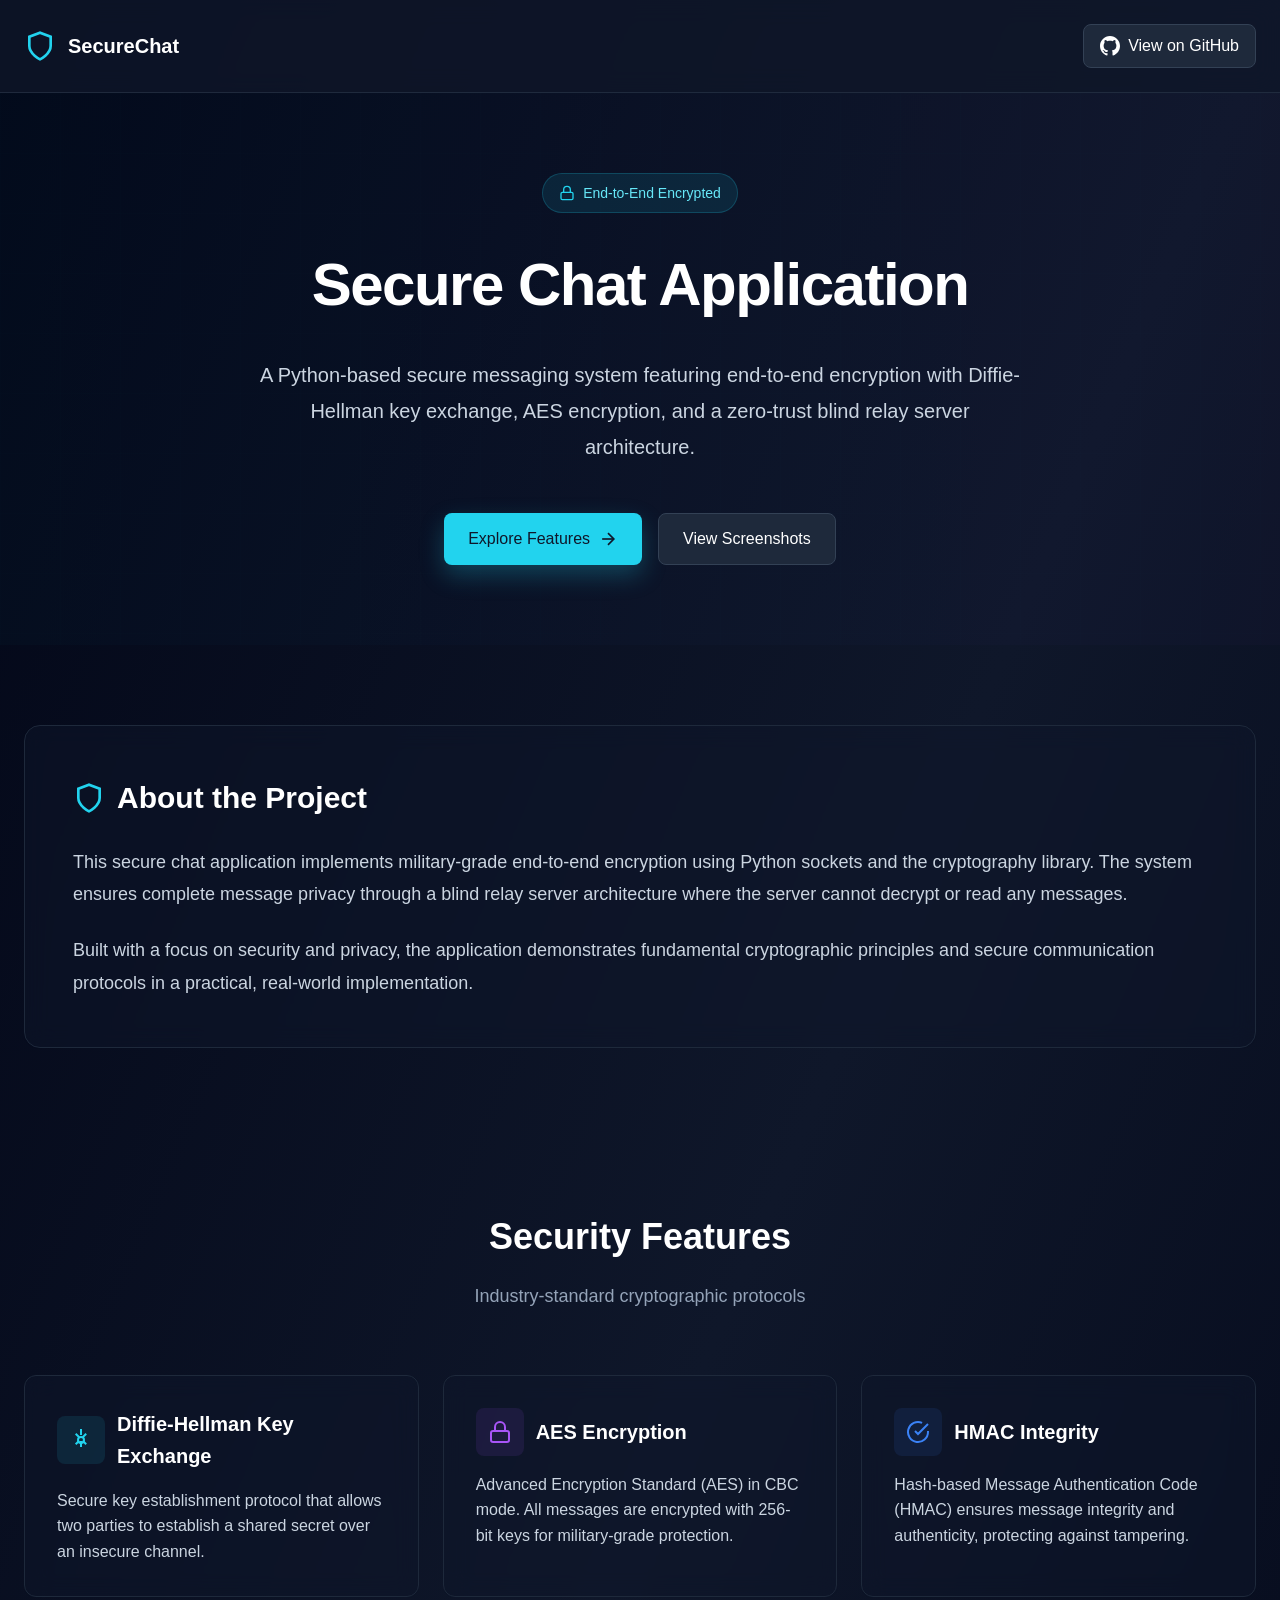
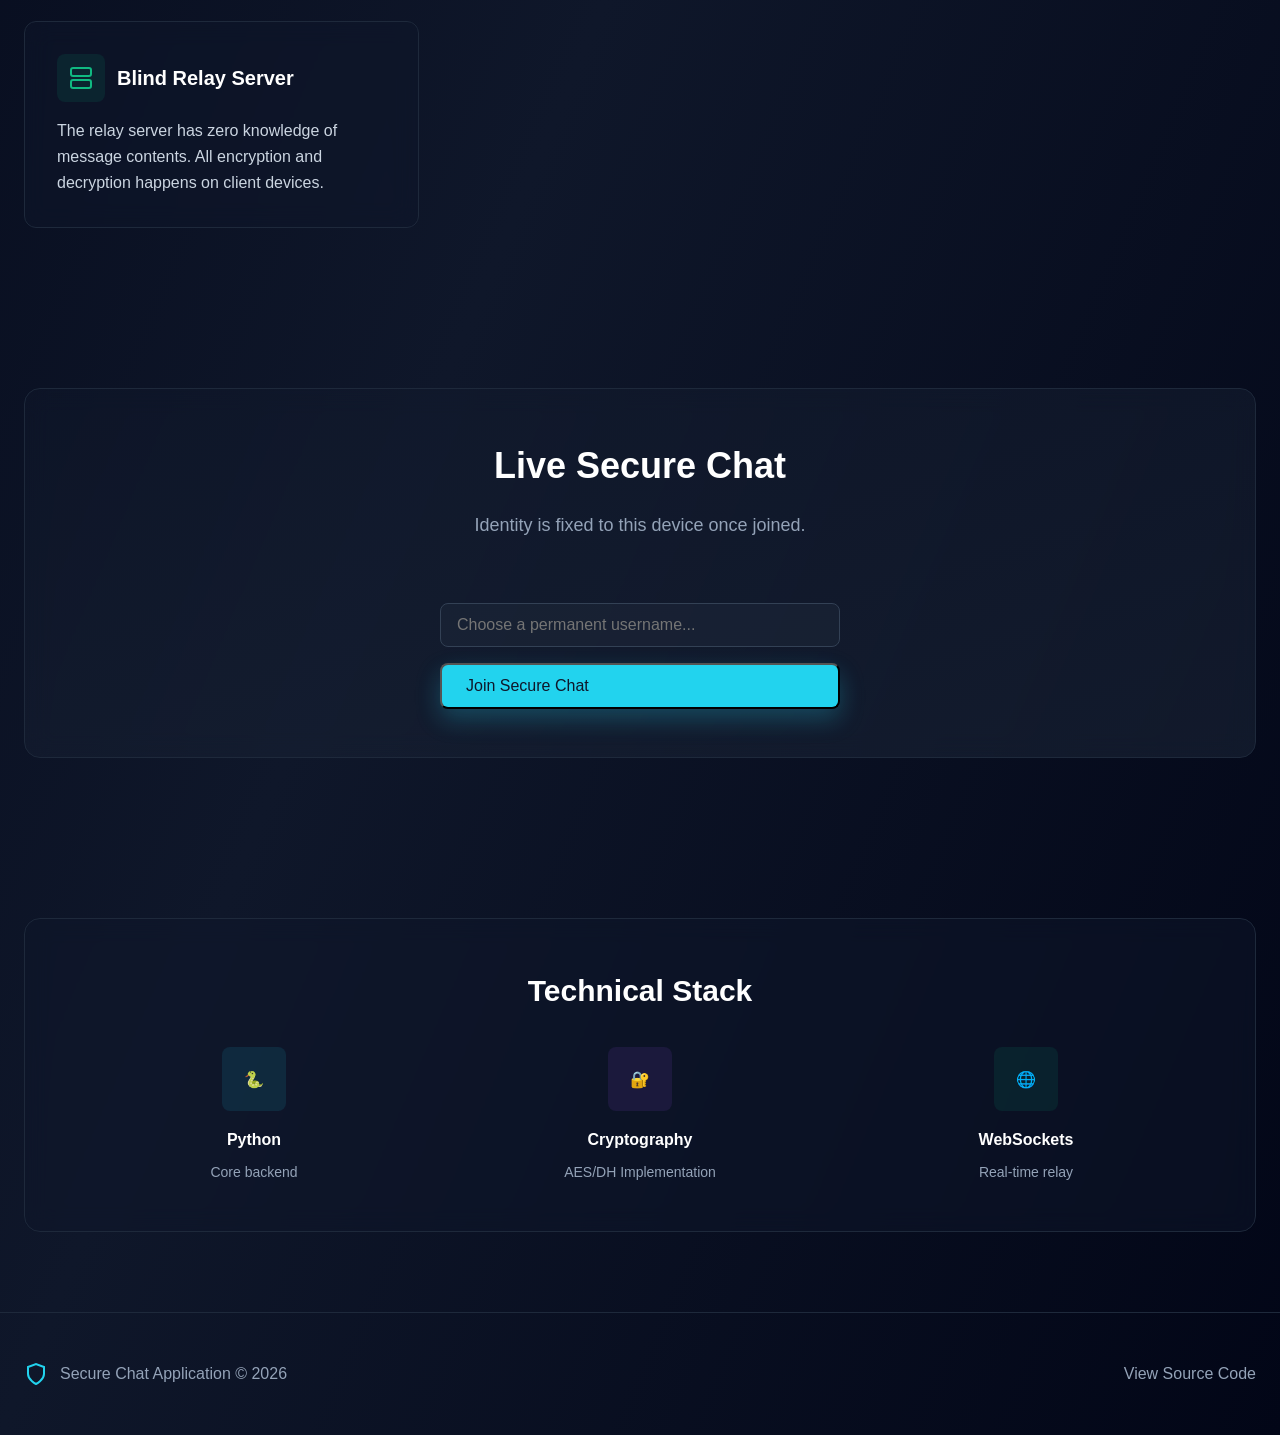
<file: frontend/index.html>
<!DOCTYPE html>
<html lang="en">
<head>
    <meta charset="UTF-8">
    <meta name="viewport" content="width=device-width, initial-scale=1.0">
    <meta name="description" content="Secure End-to-End Encrypted Chat Application - A Python-based secure messaging system with Diffie-Hellman key exchange and AES encryption">
    <title>Secure Chat Application - End-to-End Encrypted</title>
    <link rel="stylesheet" href="styles.css">
</head>
<body>
    <nav class="navbar">
        <div class="container nav-container">
            <div class="logo">
                <svg class="shield-icon" viewBox="0 0 24 24" fill="none" stroke="currentColor" stroke-width="2">
                    <path d="M12 22s8-4 8-10V5l-8-3-8 3v7c0 6 8 10 8 10z"></path>
                </svg>
                <span>SecureChat</span>
            </div>
            <a href="https://github.com/bajajaditi1910-design/secure-chat-app" target="_blank" rel="noopener noreferrer" class="github-btn">
                <svg class="github-icon" viewBox="0 0 24 24" fill="currentColor">
                    <path d="M12 0c-6.626 0-12 5.373-12 12 0 5.302 3.438 9.8 8.207 11.387.599.111.793-.261.793-.577v-2.234c-3.338.726-4.033-1.416-4.033-1.416-.546-1.387-1.333-1.756-1.333-1.756-1.089-.745.083-.729.083-.729 1.205.084 1.839 1.237 1.839 1.237 1.07 1.834 2.807 1.304 3.492.997.107-.775.418-1.305.762-1.604-2.665-.305-5.467-1.334-5.467-5.931 0-1.311.469-2.381 1.236-3.221-.124-.303-.535-1.524.117-3.176 0 0 1.008-.322 3.301 1.23.957-.266 1.983-.399 3.003-.404 1.02.005 2.047.138 3.006.404 2.291-1.552 3.297-1.23 3.297-1.23.653 1.653.242 2.874.118 3.176.77.84 1.235 1.911 1.235 3.221 0 4.609-2.807 5.624-5.479 5.921.43.372.823 1.102.823 2.222v3.293c0 .319.192.694.801.576 4.765-1.589 8.199-6.086 8.199-11.386 0-6.627-5.373-12-12-12z"/>
                </svg>
                View on GitHub
            </a>
        </div>
    </nav>

    <header class="hero">
        <div class="hero-background"></div>
        <div class="container hero-content">
            <div class="badge">
                <svg class="lock-icon" viewBox="0 0 24 24" fill="none" stroke="currentColor" stroke-width="2">
                    <rect x="3" y="11" width="18" height="11" rx="2" ry="2"></rect>
                    <path d="M7 11V7a5 5 0 0 1 10 0v4"></path>
                </svg>
                <span>End-to-End Encrypted</span>
            </div>
            <h1 class="hero-title">Secure Chat Application</h1>
            <p class="hero-description">
                A Python-based secure messaging system featuring end-to-end encryption with Diffie-Hellman key exchange, 
                AES encryption, and a zero-trust blind relay server architecture.
            </p>
            <div class="hero-buttons">
                <a href="#features" class="btn btn-primary">
                    Explore Features
                    <svg class="arrow-icon" viewBox="0 0 24 24" fill="none" stroke="currentColor" stroke-width="2">
                        <line x1="5" y1="12" x2="19" y2="12"></line>
                        <polyline points="12 5 19 12 12 19"></polyline>
                    </svg>
                </a>
                <a href="#screenshots" class="btn btn-secondary">View Screenshots</a>
            </div>
        </div>
    </header>

    <section class="about">
        <div class="container">
            <div class="card reveal">
                <div class="section-header">
                    <svg class="shield-icon" viewBox="0 0 24 24" fill="none" stroke="currentColor" stroke-width="2">
                        <path d="M12 22s8-4 8-10V5l-8-3-8 3v7c0 6 8 10 8 10z"></path>
                    </svg>
                    <h2>About the Project</h2>
                </div>
                <p class="about-text">
                    This secure chat application implements military-grade end-to-end encryption using Python sockets and 
                    the cryptography library. The system ensures complete message privacy through a blind relay server 
                    architecture where the server cannot decrypt or read any messages.
                </p>
                <p class="about-text">
                    Built with a focus on security and privacy, the application demonstrates fundamental cryptographic 
                    principles and secure communication protocols in a practical, real-world implementation.
                </p>
            </div>
        </div>
    </section>

    <section id="features" class="features">
        <div class="container">
            <div class="section-title-center reveal">
                <h2>Security Features</h2>
                <p>Industry-standard cryptographic protocols</p>
            </div>
            <div class="features-grid">
                <div class="feature-card reveal">
                    <div class="feature-header">
                        <div class="feature-icon icon-cyan">
                            <svg viewBox="0 0 24 24" fill="none" stroke="currentColor" stroke-width="2">
                                <circle cx="12" cy="12" r="3"></circle>
                                <path d="M12 1v6m0 6v6m5.2-13.2l-3.5 3.5m-3.5 3.5l-3.5 3.5m10.5 0l-3.5-3.5m-3.5-3.5l-3.5-3.5"></path>
                            </svg>
                        </div>
                        <h3>Diffie-Hellman Key Exchange</h3>
                    </div>
                    <p>Secure key establishment protocol that allows two parties to establish a shared secret over an insecure channel.</p>
                </div>

                <div class="feature-card reveal">
                    <div class="feature-header">
                        <div class="feature-icon icon-purple">
                            <svg viewBox="0 0 24 24" fill="none" stroke="currentColor" stroke-width="2">
                                <rect x="3" y="11" width="18" height="11" rx="2" ry="2"></rect>
                                <path d="M7 11V7a5 5 0 0 1 10 0v4"></path>
                            </svg>
                        </div>
                        <h3>AES Encryption</h3>
                    </div>
                    <p>Advanced Encryption Standard (AES) in CBC mode. All messages are encrypted with 256-bit keys for military-grade protection.</p>
                </div>

                <div class="feature-card reveal">
                    <div class="feature-header">
                        <div class="feature-icon icon-blue">
                            <svg viewBox="0 0 24 24" fill="none" stroke="currentColor" stroke-width="2">
                                <path d="M22 11.08V12a10 10 0 1 1-5.93-9.14"></path>
                                <polyline points="22 4 12 14.01 9 11.01"></polyline>
                            </svg>
                        </div>
                        <h3>HMAC Integrity</h3>
                    </div>
                    <p>Hash-based Message Authentication Code (HMAC) ensures message integrity and authenticity, protecting against tampering.</p>
                </div>

                <div class="feature-card reveal">
                    <div class="feature-header">
                        <div class="feature-icon icon-green">
                            <svg viewBox="0 0 24 24" fill="none" stroke="currentColor" stroke-width="2">
                                <rect x="2" y="2" width="20" height="8" rx="2" ry="2"></rect>
                                <rect x="2" y="14" width="20" height="8" rx="2" ry="2"></rect>
                            </svg>
                        </div>
                        <h3>Blind Relay Server</h3>
                    </div>
                    <p>The relay server has zero knowledge of message contents. All encryption and decryption happens on client devices.</p>
                </div>
            </div>
        </div>
    </section>

    <section id="chat" class="chat-section">
        <div class="container">
            <div class="card card-gradient reveal">
                <div class="section-title-center">
                    <h2>Live Secure Chat</h2>
                    <p>Identity is fixed to this device once joined.</p>
                </div>

                <div id="login-section" class="chat-controls">
                    <input type="text" id="username" placeholder="Choose a permanent username..." class="chat-input">
                    <button onclick="enterChat()" class="btn btn-primary">Join Secure Chat</button>
                </div>

                <div id="chat-interface">
                    <h3>Online Participants</h3>
                    <ul id="onlineUsers" class="user-list">
                        </ul>
                    
                    <div class="chat-footer-actions">
                        <button onclick="resetDeviceIdentity()" class="btn-link">Reset Device Identity</button>
                    </div>
                </div>
            </div>
        </div>
    </section>

    <section class="tech-stack">
        <div class="container">
            <div class="card reveal">
                <h2 class="section-title-center-single">Technical Stack</h2>
                <div class="tech-grid">
                    <div class="tech-item">
                        <div class="tech-icon icon-cyan">🐍</div>
                        <h3>Python</h3>
                        <p>Core backend</p>
                    </div>
                    <div class="tech-item">
                        <div class="tech-icon icon-purple">🔐</div>
                        <h3>Cryptography</h3>
                        <p>AES/DH Implementation</p>
                    </div>
                    <div class="tech-item">
                        <div class="tech-icon icon-green">🌐</div>
                        <h3>WebSockets</h3>
                        <p>Real-time relay</p>
                    </div>
                </div>
            </div>
        </div>
    </section>

    <footer class="footer">
        <div class="container footer-content">
            <div class="footer-brand">
                <svg class="shield-icon" viewBox="0 0 24 24" fill="none" stroke="currentColor" stroke-width="2">
                    <path d="M12 22s8-4 8-10V5l-8-3-8 3v7c0 6 8 10 8 10z"></path>
                </svg>
                <span>Secure Chat Application © 2026</span>
            </div>
            <a href="https://github.com/bajajaditi1910-design/secure-chat-app" target="_blank" class="footer-link">
                View Source Code
            </a>
        </div>
    </footer>

    <script src="script.js"></script>
</body>
</html>
</file>
<file: frontend/styles.css>
/* ============================================
   CSS RESET & BASE STYLES
   ============================================ */
* {
    margin: 0;
    padding: 0;
    box-sizing: border-box;
}

html {
    scroll-behavior: smooth;
}

body {
    font-family: -apple-system, BlinkMacSystemFont, 'Segoe UI', 'Roboto', 'Oxygen', 'Ubuntu', 'Cantarell', 'Fira Sans', 'Droid Sans', 'Helvetica Neue', sans-serif;
    line-height: 1.6;
    color: #cbd5e1;
    background: linear-gradient(to bottom right, #020617, #0f172a, #020617);
    min-height: 100vh;
}

/* ============================================
   CONTAINER & LAYOUT
   ============================================ */
.container {
    max-width: 1280px;
    margin: 0 auto;
    padding: 0 1.5rem;
}

/* ============================================
   NAVIGATION
   ============================================ */
.navbar {
    position: sticky;
    top: 0;
    z-index: 1000;
    background: rgba(15, 23, 42, 0.8);
    backdrop-filter: blur(12px);
    border-bottom: 1px solid rgba(51, 65, 85, 0.5);
}

.nav-container {
    display: flex;
    justify-content: space-between;
    align-items: center;
    padding: 1.5rem;
}

.logo {
    display: flex;
    align-items: center;
    gap: 0.75rem;
    font-size: 1.25rem;
    font-weight: 600;
    color: #fff;
}

.shield-icon {
    width: 2rem;
    height: 2rem;
    color: #22d3ee;
}

.github-btn {
    display: flex;
    align-items: center;
    gap: 0.5rem;
    padding: 0.5rem 1rem;
    background: #1e293b;
    color: #fff;
    text-decoration: none;
    border-radius: 0.5rem;
    border: 1px solid #334155;
    transition: background 0.3s ease;
}

.github-btn:hover {
    background: #334155;
}

.github-icon {
    width: 1.25rem;
    height: 1.25rem;
}

/* ============================================
   HERO SECTION
   ============================================ */
.hero {
    position: relative;
    overflow: hidden;
    padding: 5rem 0;
    text-align: center;
}

.hero-background {
    position: absolute;
    inset: 0;
    background: linear-gradient(to right, rgba(34, 211, 238, 0.1), rgba(59, 130, 246, 0.1), rgba(168, 85, 247, 0.1));
    opacity: 0.2;
}

.hero-background::after {
    content: '';
    position: absolute;
    inset: 0;
    background-image: 
        linear-gradient(rgba(34, 211, 238, 0.1) 1px, transparent 1px),
        linear-gradient(90deg, rgba(34, 211, 238, 0.1) 1px, transparent 1px);
    background-size: 60px 60px;
    opacity: 0.3;
}

.hero-content {
    position: relative;
    z-index: 1;
}

.badge {
    display: inline-flex;
    align-items: center;
    gap: 0.5rem;
    padding: 0.5rem 1rem;
    background: rgba(34, 211, 238, 0.1);
    border: 1px solid rgba(34, 211, 238, 0.2);
    border-radius: 9999px;
    margin-bottom: 1.5rem;
}

.badge .lock-icon {
    width: 1rem;
    height: 1rem;
    color: #22d3ee;
}

.badge span {
    font-size: 0.875rem;
    color: #67e8f9;
}

.hero-title {
    font-size: 3.75rem;
    font-weight: 700;
    color: #fff;
    margin-bottom: 1.5rem;
    letter-spacing: -0.025em;
}

.hero-description {
    font-size: 1.25rem;
    color: #cbd5e1;
    max-width: 48rem;
    margin: 0 auto 3rem;
    line-height: 1.8;
}

.hero-buttons {
    display: flex;
    justify-content: center;
    gap: 1rem;
    flex-wrap: wrap;
}

/* ============================================
   BUTTONS
   ============================================ */
.btn {
    display: inline-flex;
    align-items: center;
    gap: 0.5rem;
    padding: 0.75rem 1.5rem;
    font-size: 1rem;
    font-weight: 500;
    text-decoration: none;
    border-radius: 0.5rem;
    transition: all 0.3s ease;
    cursor: pointer;
}

.btn-primary {
    background: #22d3ee;
    color: #0f172a;
    box-shadow: 0 10px 25px rgba(34, 211, 238, 0.25);
}

.btn-primary:hover {
    background: #06b6d4;
    transform: translateY(-2px);
    box-shadow: 0 15px 30px rgba(34, 211, 238, 0.3);
}

.btn-secondary {
    background: #1e293b;
    color: #fff;
    border: 1px solid #334155;
}

.btn-secondary:hover {
    background: #334155;
}

.arrow-icon {
    width: 1.25rem;
    height: 1.25rem;
}

/* ============================================
   SECTIONS
   ============================================ */
section {
    padding: 5rem 0;
}

.section-header {
    display: flex;
    align-items: center;
    gap: 0.75rem;
    margin-bottom: 1.5rem;
}

.section-header h2 {
    font-size: 1.875rem;
    font-weight: 700;
    color: #fff;
}

.section-title-center {
    text-align: center;
    margin-bottom: 4rem;
}

.section-title-center h2 {
    font-size: 2.25rem;
    font-weight: 700;
    color: #fff;
    margin-bottom: 1rem;
}

.section-title-center p {
    font-size: 1.125rem;
    color: #94a3b8;
}

.section-title-center-single {
    font-size: 1.875rem;
    font-weight: 700;
    color: #fff;
    text-align: center;
    margin-bottom: 2rem;
}

/* ============================================
   CARDS
   ============================================ */
.card {
    background: rgba(15, 23, 42, 0.5);
    backdrop-filter: blur(12px);
    border: 1px solid #1e293b;
    border-radius: 1rem;
    padding: 3rem;
}

.card-gradient {
    background: linear-gradient(to bottom right, rgba(15, 23, 42, 0.5), rgba(30, 41, 59, 0.5));
}

/* ============================================
   ABOUT SECTION
   ============================================ */
.about-text {
    font-size: 1.125rem;
    color: #cbd5e1;
    line-height: 1.8;
    margin-bottom: 1.5rem;
}

.about-text:last-child {
    margin-bottom: 0;
}

/* ============================================
   FEATURES SECTION
   ============================================ */
.features-grid {
    display: grid;
    grid-template-columns: repeat(auto-fit, minmax(300px, 1fr));
    gap: 1.5rem;
}

.feature-card {
    background: rgba(15, 23, 42, 0.5);
    backdrop-filter: blur(12px);
    border: 1px solid #1e293b;
    border-radius: 0.75rem;
    padding: 2rem;
    transition: all 0.3s ease;
}

.feature-card:hover {
    border-color: rgba(34, 211, 238, 0.5);
    transform: translateY(-4px);
}

.feature-header {
    display: flex;
    align-items: center;
    gap: 0.75rem;
    margin-bottom: 1rem;
}

.feature-icon {
    display: flex;
    align-items: center;
    justify-content: center;
    width: 3rem;
    height: 3rem;
    border-radius: 0.5rem;
    flex-shrink: 0;
}

.feature-icon svg {
    width: 1.5rem;
    height: 1.5rem;
}

.icon-cyan {
    background: rgba(34, 211, 238, 0.1);
    color: #22d3ee;
}

.icon-purple {
    background: rgba(168, 85, 247, 0.1);
    color: #a855f7;
}

.icon-blue {
    background: rgba(59, 130, 246, 0.1);
    color: #3b82f6;
}

.icon-green {
    background: rgba(16, 185, 129, 0.1);
    color: #10b981;
}

.feature-header h3 {
    font-size: 1.25rem;
    font-weight: 600;
    color: #fff;
}

.feature-card p {
    color: #cbd5e1;
    line-height: 1.6;
}

/* ============================================
   ENCRYPTION FLOW
   ============================================ */
.flow-steps {
    display: flex;
    flex-direction: column;
    gap: 1rem;
}

.flow-step {
    display: flex;
    gap: 1.5rem;
    padding: 1.5rem;
    background: rgba(15, 23, 42, 0.5);
    border: 1px solid #334155;
    border-radius: 0.5rem;
    transition: all 0.3s ease;
}

.flow-step:hover {
    border-color: rgba(34, 211, 238, 0.5);
}

.step-number {
    flex-shrink: 0;
    width: 3rem;
    height: 3rem;
    border-radius: 50%;
    background: rgba(34, 211, 238, 0.1);
    border: 2px solid #22d3ee;
    display: flex;
    align-items: center;
    justify-content: center;
    font-size: 1.125rem;
    font-weight: 700;
    color: #22d3ee;
}

.step-content h3 {
    font-size: 1.125rem;
    font-weight: 600;
    color: #fff;
    margin-bottom: 0.5rem;
}

.step-content p {
    color: #cbd5e1;
    line-height: 1.6;
}

/* ============================================
   SCREENSHOTS SECTION
   ============================================ */
.screenshots-grid {
    display: grid;
    grid-template-columns: repeat(auto-fit, minmax(300px, 1fr));
    gap: 2rem;
    margin-bottom: 2rem;
}

.screenshot-item {
    display: flex;
    flex-direction: column;
    gap: 1rem;
}

.screenshot-frame {
    position: relative;
    aspect-ratio: 16 / 9;
    background: #1e293b;
    border: 1px solid #334155;
    border-radius: 0.5rem;
    overflow: hidden;
    display: flex;
    align-items: center;
    justify-content: center;
}

.screenshot-frame img {
    width: 100%;
    height: 100%;
    object-fit: cover;
}

.screenshot-placeholder {
    display: none;
    flex-direction: column;
    align-items: center;
    justify-content: center;
    padding: 2rem;
    color: #64748b;
    text-align: center;
}

.screenshot-placeholder svg {
    width: 3rem;
    height: 3rem;
    margin-bottom: 0.75rem;
}

.screenshot-placeholder p {
    font-size: 0.875rem;
    margin-bottom: 0.25rem;
}

.screenshot-placeholder small {
    font-size: 0.75rem;
    color: #475569;
}

.screenshot-caption {
    font-size: 0.875rem;
    color: #94a3b8;
    text-align: center;
}

.info-box {
    padding: 1.5rem;
    background: rgba(34, 211, 238, 0.1);
    border: 1px solid rgba(34, 211, 238, 0.2);
    border-radius: 0.5rem;
    text-align: center;
}

.info-box p {
    font-size: 0.875rem;
    color: #67e8f9;
    margin: 0;
}

.info-box code {
    padding: 0.25rem 0.5rem;
    background: #1e293b;
    border-radius: 0.25rem;
    font-family: 'Courier New', monospace;
}

/* ============================================
   TECHNICAL STACK
   ============================================ */
.tech-grid {
    display: grid;
    grid-template-columns: repeat(auto-fit, minmax(200px, 1fr));
    gap: 1.5rem;
}

.tech-item {
    text-align: center;
}

.tech-icon {
    display: inline-flex;
    align-items: center;
    justify-content: center;
    width: 4rem;
    height: 4rem;
    border-radius: 0.5rem;
    margin-bottom: 1rem;
}

.tech-icon svg {
    width: 3rem;
    height: 3rem;
}

.tech-item h3 {
    font-size: 1rem;
    font-weight: 600;
    color: #fff;
    margin-bottom: 0.5rem;
}

.tech-item p {
    font-size: 0.875rem;
    color: #94a3b8;
}

/* ============================================
   FOOTER
   ============================================ */
.footer {
    border-top: 1px solid #1e293b;
    padding: 3rem 0;
}

.footer-content {
    display: flex;
    justify-content: space-between;
    align-items: center;
    flex-wrap: wrap;
    gap: 1.5rem;
}

.footer-brand {
    display: flex;
    align-items: center;
    gap: 0.75rem;
    color: #94a3b8;
}

.footer-brand .shield-icon {
    width: 1.5rem;
    height: 1.5rem;
}

.footer-link {
    display: flex;
    align-items: center;
    gap: 0.5rem;
    color: #94a3b8;
    text-decoration: none;
    transition: color 0.3s ease;
}

.footer-link:hover {
    color: #22d3ee;
}

.footer-link .github-icon {
    width: 1.25rem;
    height: 1.25rem;
}

/* ============================================
   RESPONSIVE DESIGN
   ============================================ */
@media (max-width: 768px) {
    .hero-title {
        font-size: 2.5rem;
    }

    .hero-description {
        font-size: 1rem;
    }

    .section-title-center h2 {
        font-size: 1.875rem;
    }

    .features-grid,
    .screenshots-grid,
    .tech-grid {
        grid-template-columns: 1fr;
    }

    .nav-container {
        flex-direction: column;
        gap: 1rem;
    }

    .footer-content {
        flex-direction: column;
        text-align: center;
    }

    .card {
        padding: 1.5rem;
    }

    .flow-step {
        flex-direction: column;
        gap: 1rem;
    }
}

/* ============================================
   ANIMATIONS
   ============================================ */
@keyframes fadeInUp {
    from {
        opacity: 0;
        transform: translateY(30px);
    }
    to {
        opacity: 1;
        transform: translateY(0);
    }
}

.fade-in {
    animation: fadeInUp 0.6s ease-out forwards;
}

/* Scroll reveal animation classes */
.reveal {
    opacity: 0;
    transform: translateY(30px);
    transition: all 0.6s ease-out;
}

.reveal.active {
    opacity: 1;
    transform: translateY(0);
}
/* ============================================
   CHAT INTERFACE ENHANCEMENTS
   ============================================ */
.chat-section {
    position: relative;
    z-index: 2;
}

.chat-controls {
    display: flex;
    flex-direction: column;
    gap: 1rem;
    max-width: 400px;
    margin: 0 auto;
}

.chat-input {
    width: 100%;
    padding: 0.75rem 1rem;
    background: rgba(30, 41, 59, 0.5);
    border: 1px solid #334155;
    border-radius: 0.5rem;
    color: #fff;
    font-size: 1rem;
    outline: none;
    transition: border-color 0.3s ease;
}

.chat-input:focus {
    border-color: #22d3ee;
}

#chat-interface {
    display: none; /* Hidden by default until login */
    text-align: left;
}

#chat-interface h3 {
    font-size: 1.25rem;
    color: #fff;
    margin-bottom: 1rem;
    border-bottom: 1px solid #334155;
    padding-bottom: 0.5rem;
}

.user-list {
    list-style: none;
    display: grid;
    grid-template-columns: repeat(auto-fill, minmax(150px, 1fr));
    gap: 1rem;
    margin-bottom: 2rem;
}

.user-list li {
    background: rgba(34, 211, 238, 0.1);
    border: 1px solid rgba(34, 211, 238, 0.2);
    padding: 0.5rem 1rem;
    border-radius: 2rem;
    color: #67e8f9;
    text-align: center;
    font-size: 0.875rem;
    display: flex;
    align-items: center;
    justify-content: center;
    gap: 0.5rem;
}

.user-list li::before {
    content: '';
    width: 8px;
    height: 8px;
    background: #10b981;
    border-radius: 50%;
    box-shadow: 0 0 8px #10b981;
}

.chat-footer-actions {
    margin-top: 2rem;
    text-align: center;
}

.btn-link {
    background: none;
    border: none;
    color: #94a3b8;
    text-decoration: underline;
    cursor: pointer;
    font-size: 0.875rem;
}

.btn-link:hover {
    color: #f87171;
}
</file>
